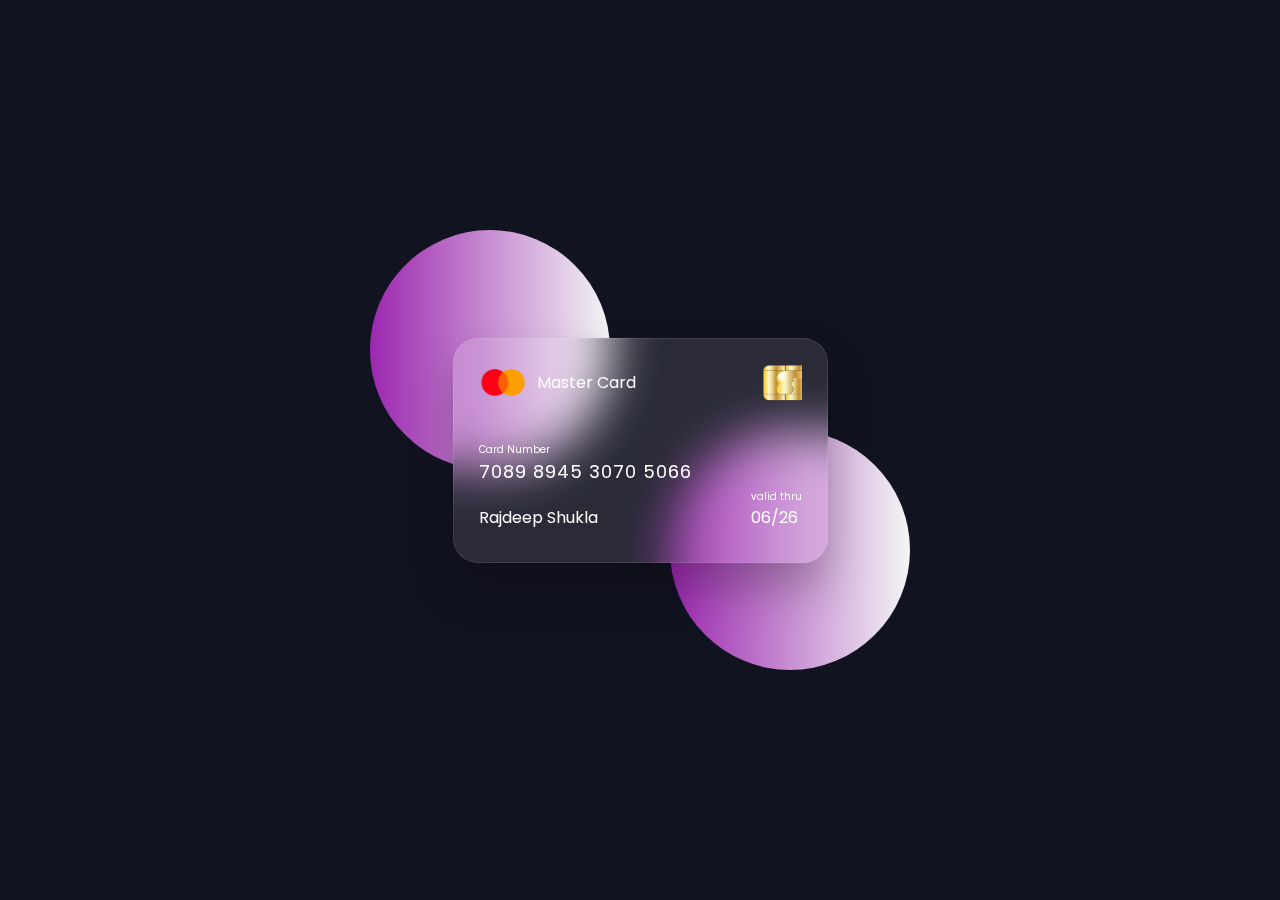
<file: virtual card/index.html>
<!DOCTYPE html>
<html lang="en">
<head>
    <meta charset="UTF-8">
    <meta name="viewport" content="width=device-width, initial-scale=1.0">
    <title>Document</title>
    <link rel="stylesheet" href="style.css">
</head>
<body>
    <section>
        <div class="container">
            <div class="card front-face">
                <header>
                    <span class="logo">
                        <img src="images/logo.png" alt="logo">
                        <h5>Master Card</h5>
                    </span>
                    <img src="images/chip.png" alt="" class="chip">
                </header>
                <div class="card-details">
                    <div class="name-number">
                        <h6>Card Number</h6>
                        <h5 class="number">7089 8945 3070 5066</h5>
                        <h5 class="name">Rajdeep Shukla</h5>
                    </div>
                    <div class="valid-date">
                        <h6>valid thru</h6>
                        <h5>06/26</h5>
                    </div>
                </div>
            </div>
            <div class="card back-face">
                <h6>for customer service call +977 4343 3433 or email at mastercrd@gmail.com</h6>
                 <span class="magnetic-strip"></span>
                <div class="signature"><i>005</i></div>
                <h5>Lorem ipsum dolor sit amet consectetur adipisicing elit. Minima consequuntur omnis fuga exercitationem adipisci, sapiente eius ducimus similique et voluptatibus rem voluptas possimus blanditiis a quasi quisquam unde repudiandae laborum.            </div>
        </div>
        
    </section>
</body>
</html>
</file>
<file: virtual card/style.css>
@import url('https://fonts.googleapis.com/css2?family=Poppins:wght@300;400;500;600&display=swap');
*{
    padding: 0;
    margin: 0;
    box-sizing: border-box;
    font-family: "poppins", sans-serif;
  }
section{
    position: relative;
    min-height: 100vh;
    width: 100%;
    background: #121321;
    display: flex;
    align-items: center;
    justify-content: center;
    color: #fff;
    perspective: 1000px;
}
section::before {
    content: "";
    position: absolute;
    height: 240px;
    width: 240px;
    border-radius: 50%;
    transform: translate(-150px,  -100px);
    background: linear-gradient(90deg,#9c27b0,#f3f5f5);
}

section::after {
    content: "";
    position: absolute;
    height: 240px;
    width: 240px;
    border-radius: 50%;
    transform: translate(150px,  100px);
    background: linear-gradient(90deg,#9c27b0,#f3f5f5);
}
.container {
    position: relative;
    height: 225px;
    width: 375px;
    z-index:  100;
    transition: 0.6s;
    transform-style: preserve-3d;

}
.container:hover{
    transform: rotateY(180deg);
}
.container .card{
    position: absolute;
    height: 100%;
    width: 100%;
    padding: 25px;
    border-radius: 25px;
    background: rgba(255,255,255,0.1);
    backdrop-filter: blur(25px);
    box-shadow: 0 25px 45px rgba(0,0,0,0.25);
    border: 1px solid rgba(255,255,255,0.1);
    backface-visibility: hidden;
}
.front-face header,
.front-face .logo{
    display: flex;
    align-items: center;
}
.front-face header{
    justify-content: space-between;
}
.front-face .logo img{
width:48px ;
margin-right:10px ;
}
h5{
    font-size: 16px;
    font-weight: 400;
}
.front-face .chip{
    width:40px;
}
.front-face .card-details{
display: flex;
margin-top: 40px;
align-items: flex-end;
justify-content: space-between;
}
h6{
    font-size: 10px;
    font-weight: 400;
}
h5.number{
font-size: 18px;
letter-spacing: 1px;
}
h5.name{
   margin-top: 20px;

}
.card.back-face{
    border: none;
    padding: 15px 25px 25px 25px;
    transform:rotateY(180deg);
}
.card.back-face h6{
    font-size: 8px;
}
.card.back-face .magnetic-strip{
    position: absolute;
    top: 48px;
    left: 0;
    height: 45px;
    width: 100%;
    background: #000;

}
.card.back-face .signature{
    display: flex;
    justify-content: flex-end;
    align-items: center;
    margin-top: 80px;
    height: 40px;
    width: 85%;
    border-radius: 6px;
    background: repeating-linear-gradient(#fff,#fff 3px,#efefef 0px,#efefef 9px)
}
.signature i {
    color: #000;
    font-size: 12px;
    padding:4px 6px ;
    border-radius: 4px;
    margin-right:-30px ;
    background-color: #fff;
    z-index:-1 ;
}
.card.back-face h5{
    font-size: 8px;
    margin-top: 15px;
}
</file>
